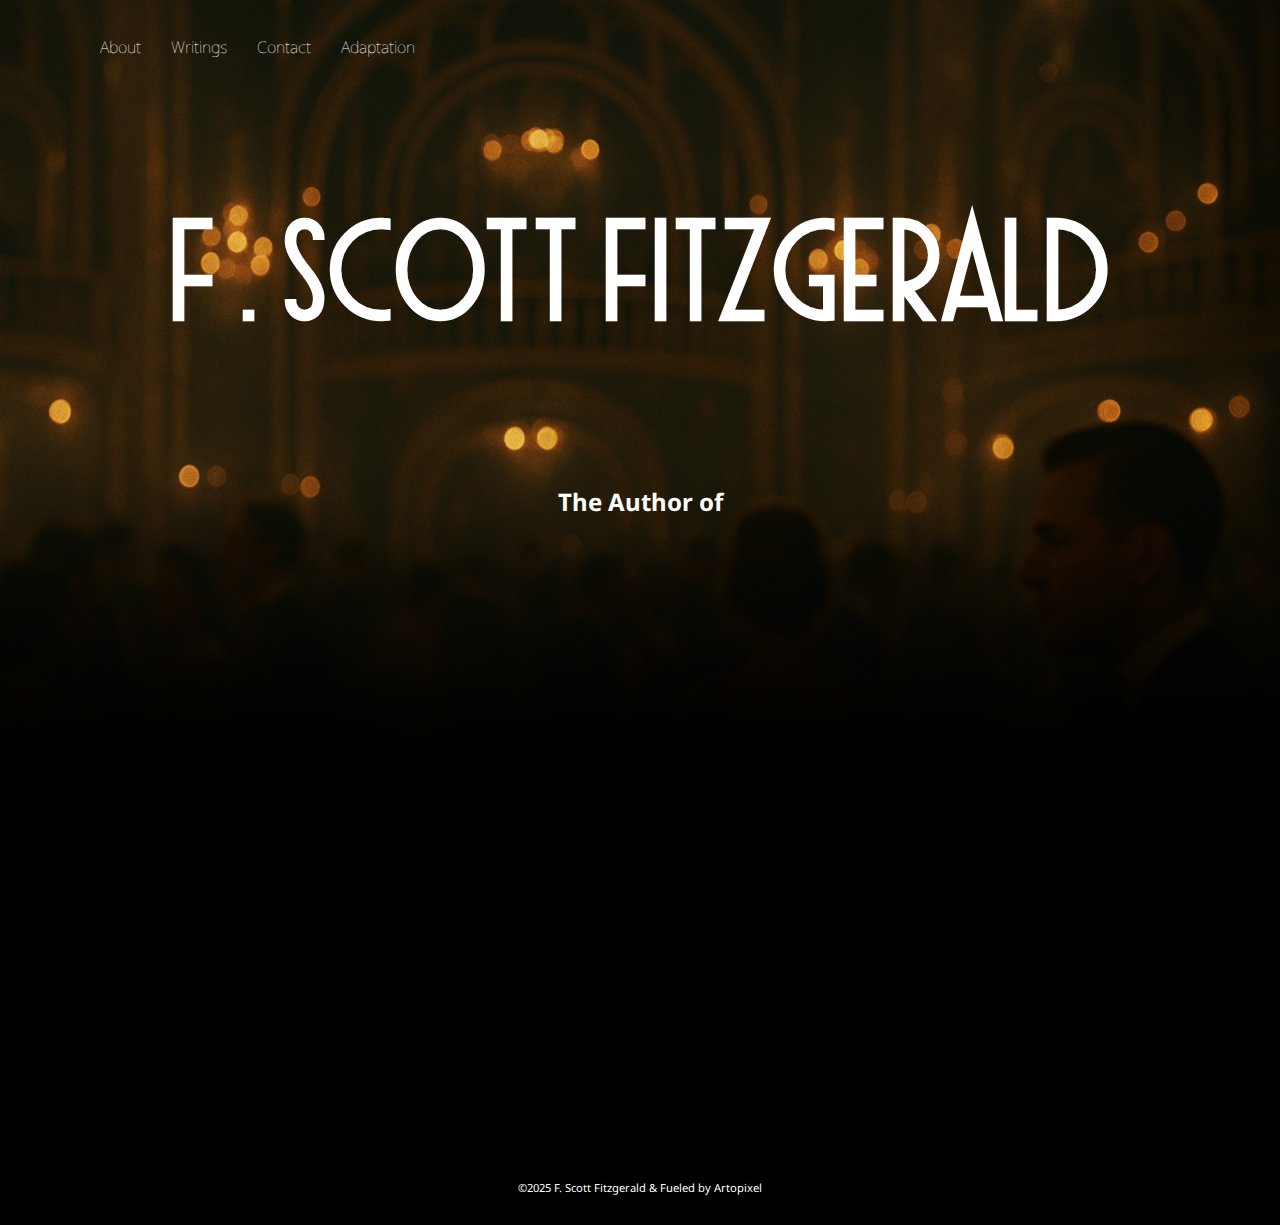
<file: html/index.html>
<!DOCTYPE html>
<html>
<head>
    <title>Welcome</title>
    <link rel="stylesheet" href="css/style.css">
</head>
<body>

    <audio src ="./media/bgm.m4a" autoplay loop> </audio>

    <div class="header">
     <p><a href="About.html">About</a></p>
     <p><a href="Works.html">Writings</a></p>
     <p><a href="Contact.html">Contact</a></p>
     <p><a href="Film.html">Adaptation</a></p>
    </div>
           <h1><span>F</span>
            <span>.</span>
            <span>Scott</span>
            <span>Fitzgerald</span>
            </h1>
   
<div class="books">
         <h4>The Author of</h4>
  <div class="book-list">
    <p> The Great Gatsby</p>
    <p>This Side of Paradise</p>
    <p>Tender Is the Night</p>
    <p>The Beautiful and Damned</p>
    <p>...</p>
  </div>
</div>

<footer>
        &copy;2025 F. Scott Fitzgerald & Fueled by Artopixel
    </footer>

</body>
</html>
</file>
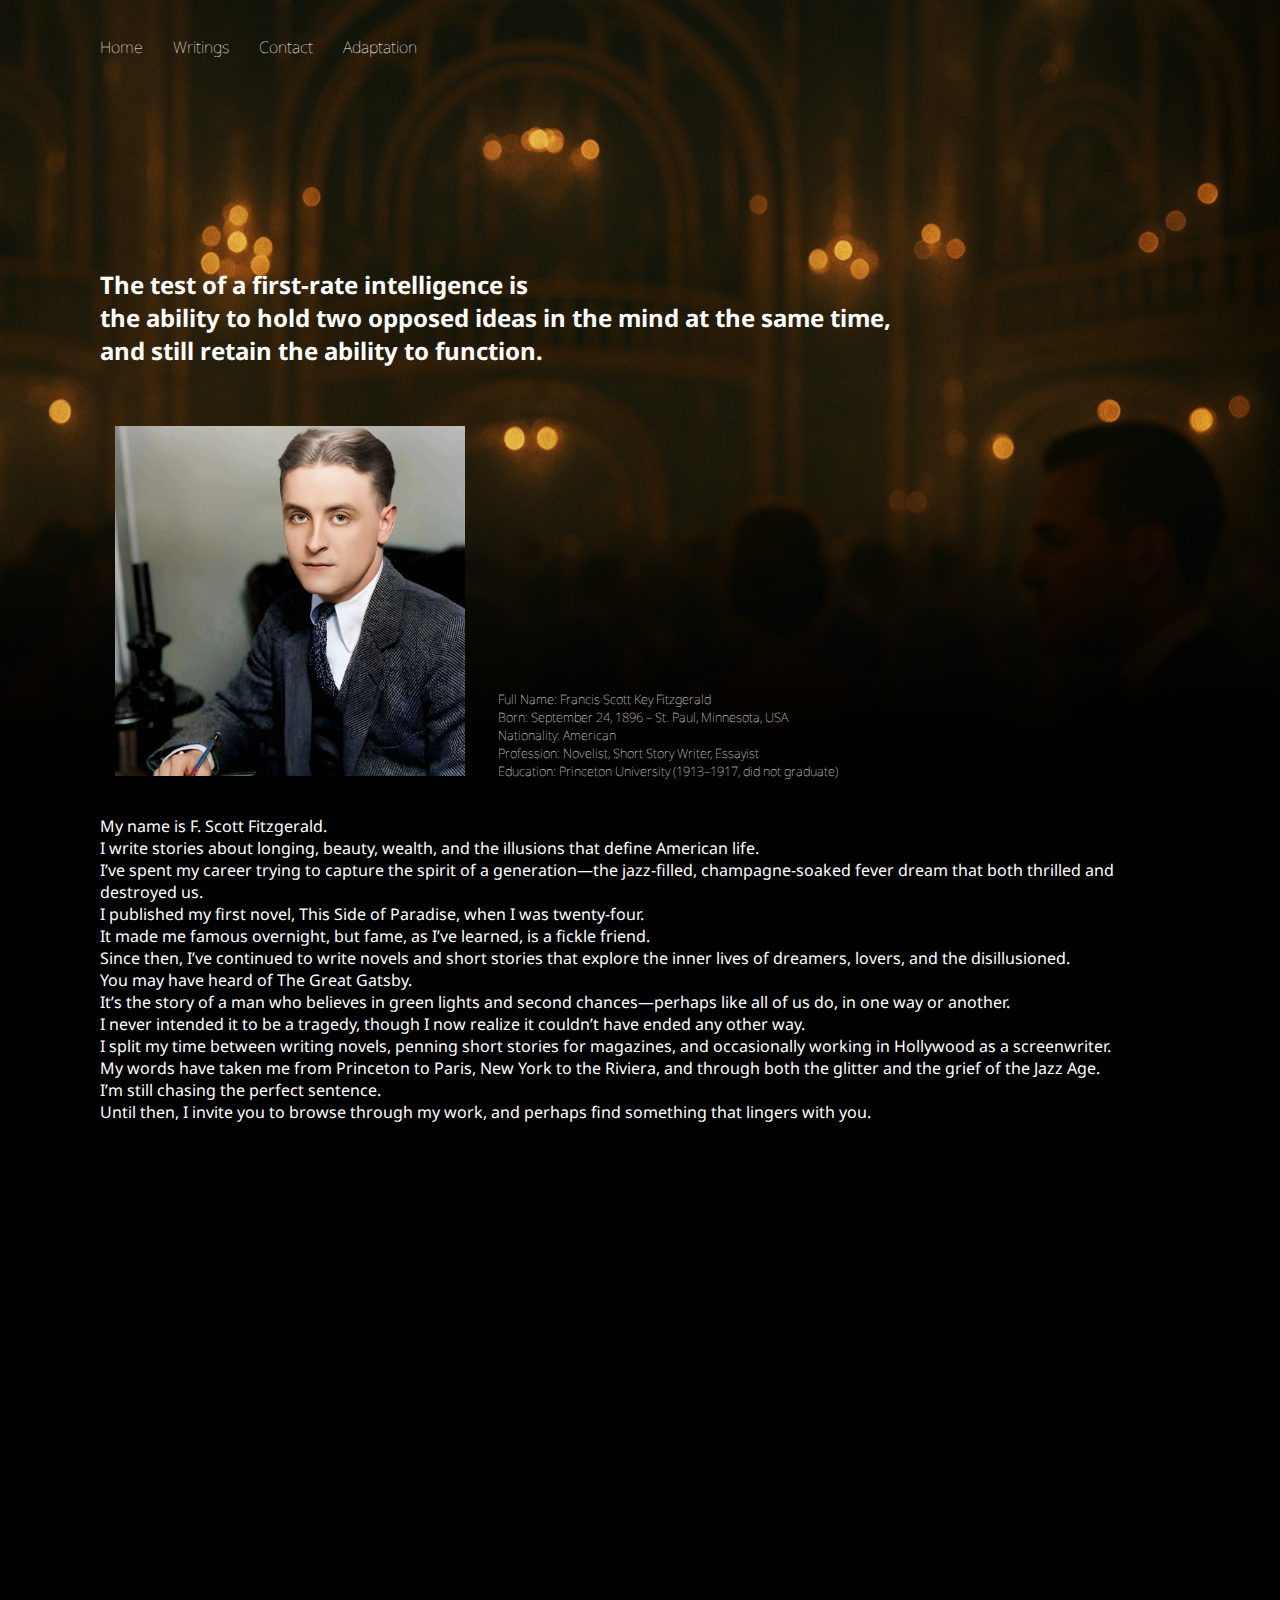
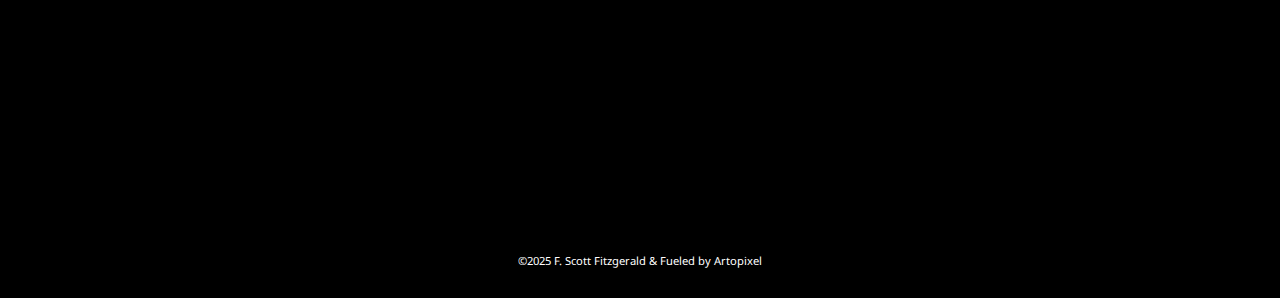
<file: About.html>
<!DOCTYPE html>
<html>
<head>
    <title>About</title>
    <link rel="stylesheet" href="html/css/style.css">
</head>
<body>
    <div class="header">
     <p><a href="index.html">Home</a></p>
     <p><a href="Works.html">Writings</a></p>
     <p><a href="Contact.html">Contact</a></p>
     <p><a href="Film.html">Adaptation</a></p>
    </div>

<div class="CV">
<div class="phrase">
            <H3>The test of a first-rate intelligence is <br>
                the ability to hold two opposed ideas in the mind at the same time, <br>
                and still retain the ability to function. </H3>
            </div>
            <br>
            <div class="cvimage">
                <p><img src="html/media/cvimage.png" width="350px"></p>
                <p>Full Name: Francis Scott Key Fitzgerald
                    <br>
Born: September 24, 1896 – St. Paul, Minnesota, USA
<br>
Nationality: American
<br>
Profession: Novelist, Short Story Writer, Essayist
<br>
Education: Princeton University (1913–1917, did not graduate)</p>
            </div>
<br>

My name is F. Scott Fitzgerald.<br>
I write stories about longing, beauty, wealth, and the illusions that define American life. 
<br>I’ve spent my career trying to capture the spirit of a generation—the jazz-filled, champagne-soaked fever dream that both thrilled and destroyed us.
<br>
I published my first novel, This Side of Paradise, when I was twenty-four.<br>
It made me famous overnight, but fame, as I’ve learned, is a fickle friend. <br>
Since then, I’ve continued to write novels and short stories that explore the inner lives of dreamers, lovers, and the disillusioned.
<br>
You may have heard of The Great Gatsby. <br>
It’s the story of a man who believes in green lights and second chances—perhaps like all of us do, in one way or another. <br>
I never intended it to be a tragedy, though I now realize it couldn’t have ended any other way.
<br>
I split my time between writing novels, penning short stories for magazines, and occasionally working in Hollywood as a screenwriter. <br>
My words have taken me from Princeton to Paris, New York to the Riviera, and through both the glitter and the grief of the Jazz Age.
<br>
I’m still chasing the perfect sentence. 
<br>Until then, I invite you to browse through my work, and perhaps find something that lingers with you.
</div>

<footer>
        &copy;2025 F. Scott Fitzgerald & Fueled by Artopixel
    </footer>
</body>
</html>
</file>
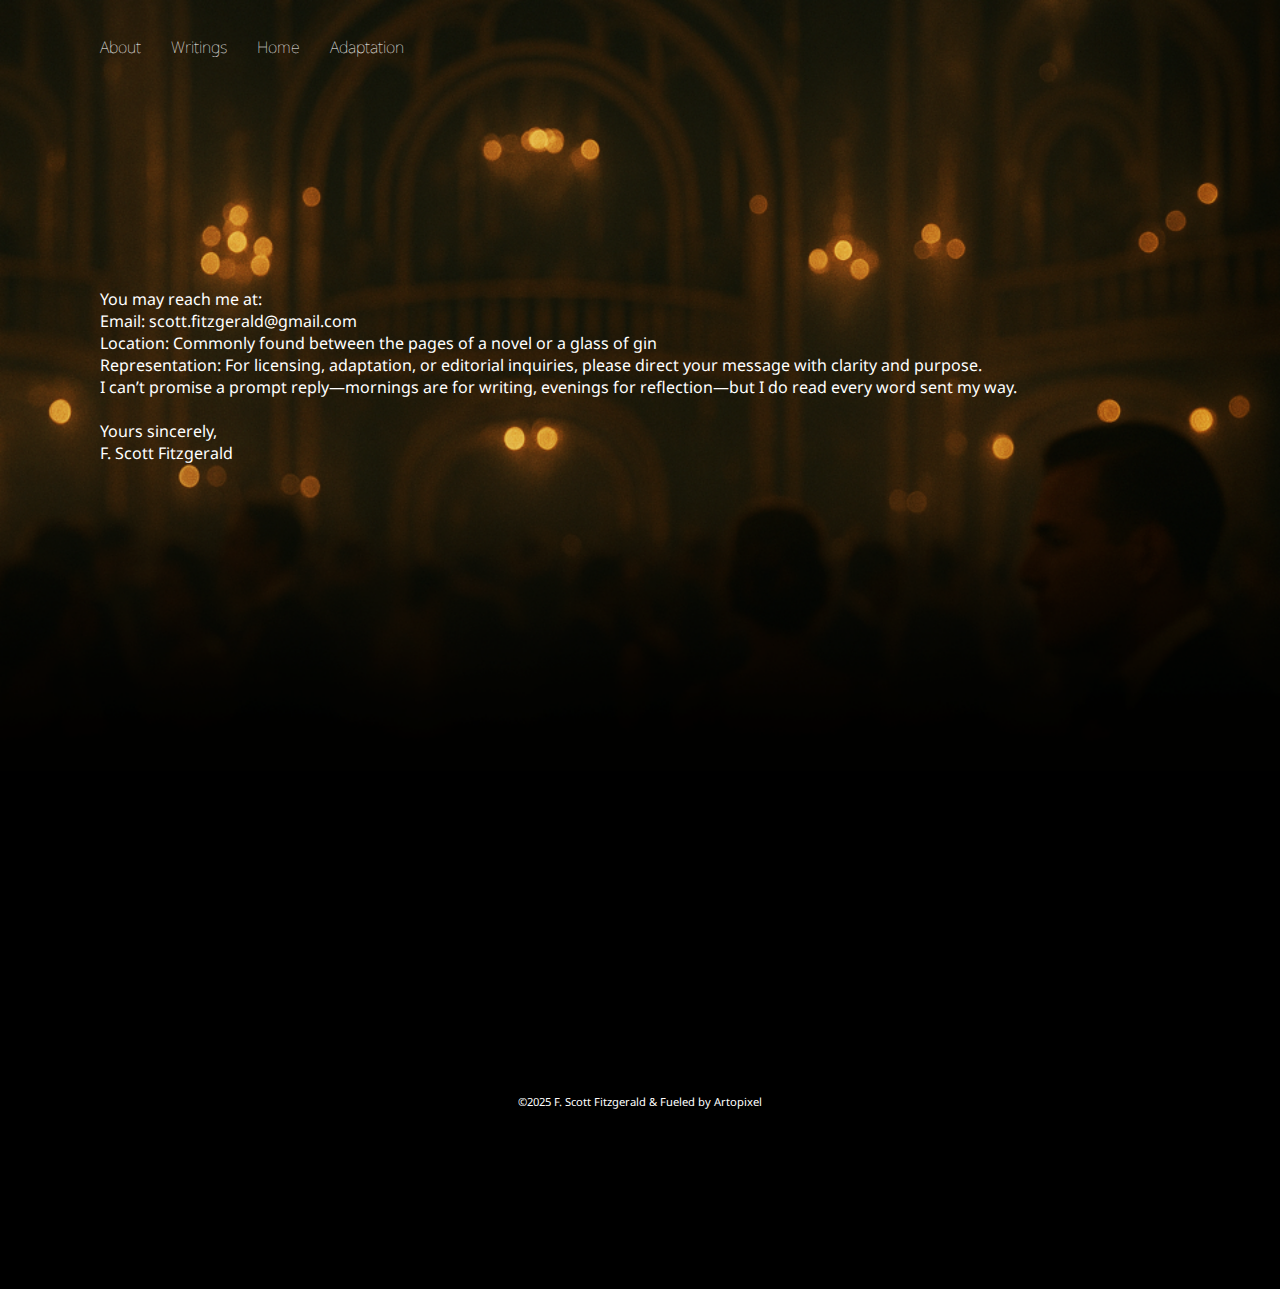
<file: Contact.html>
<!DOCTYPE html>
<html>
<head>
    <title>Contact</title>
    <link rel="stylesheet" href="html/css/style.css">
</head>
<body>
    <div class="header">
     <p><a href="About.html">About</a></p>
     <p><a href="Works.html">Writings</a></p>
     <p><a href="index.html">Home</a></p>
     <p><a href="Film.html">Adaptation</a></p>
    </div>

<div class="CV">
<div class="phrase">
            
<br>
<br>
You may reach me at:
<br>

Email: scott.fitzgerald@gmail.com
<br>
Location: Commonly found between the pages of a novel or a glass of gin
<br>
Representation: For licensing, adaptation, or editorial inquiries, please direct your message with clarity and purpose.
<br>
I can’t promise a prompt reply—mornings are for writing, evenings for reflection—but I do read every word sent my way.
<br>
<br>

Yours sincerely,<br>
F. Scott Fitzgerald
            </div>
<footer>
        &copy;2025 F. Scott Fitzgerald & Fueled by Artopixel
    </footer>
</body>
</html>
</file>
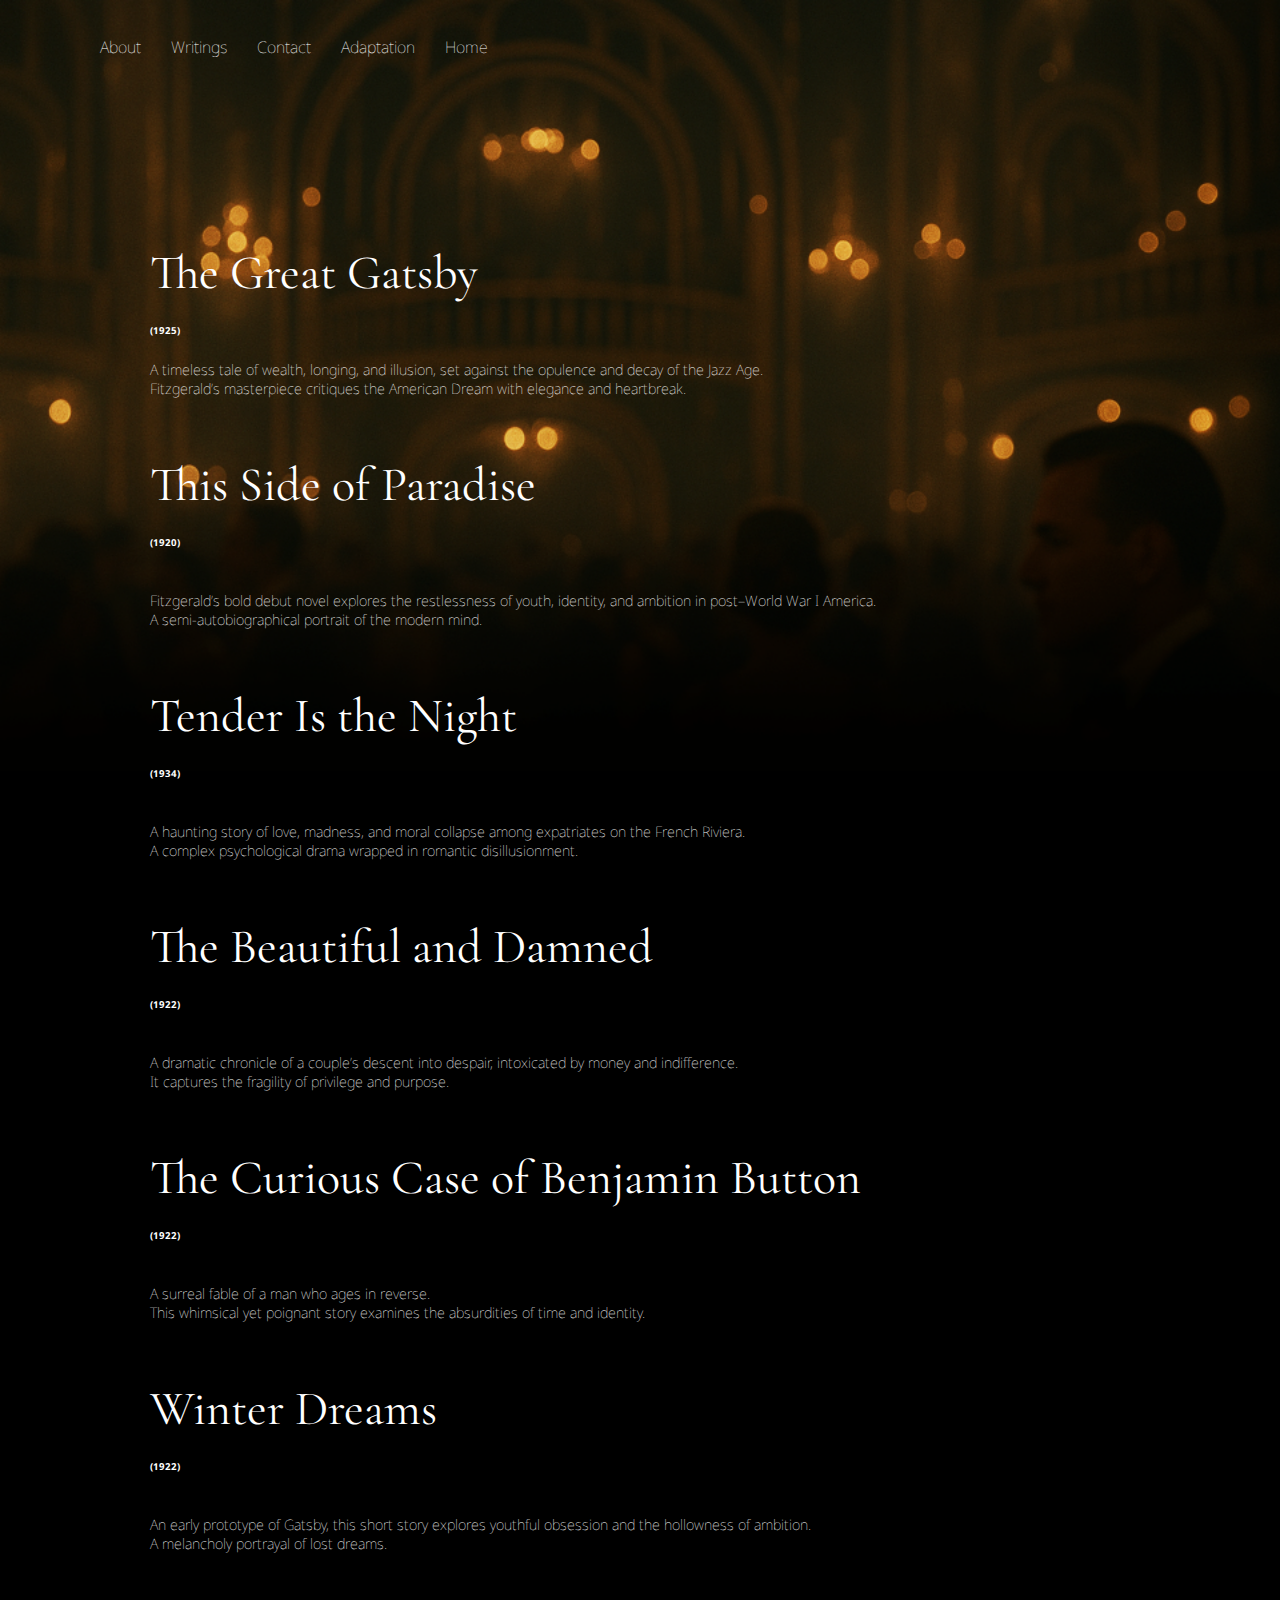
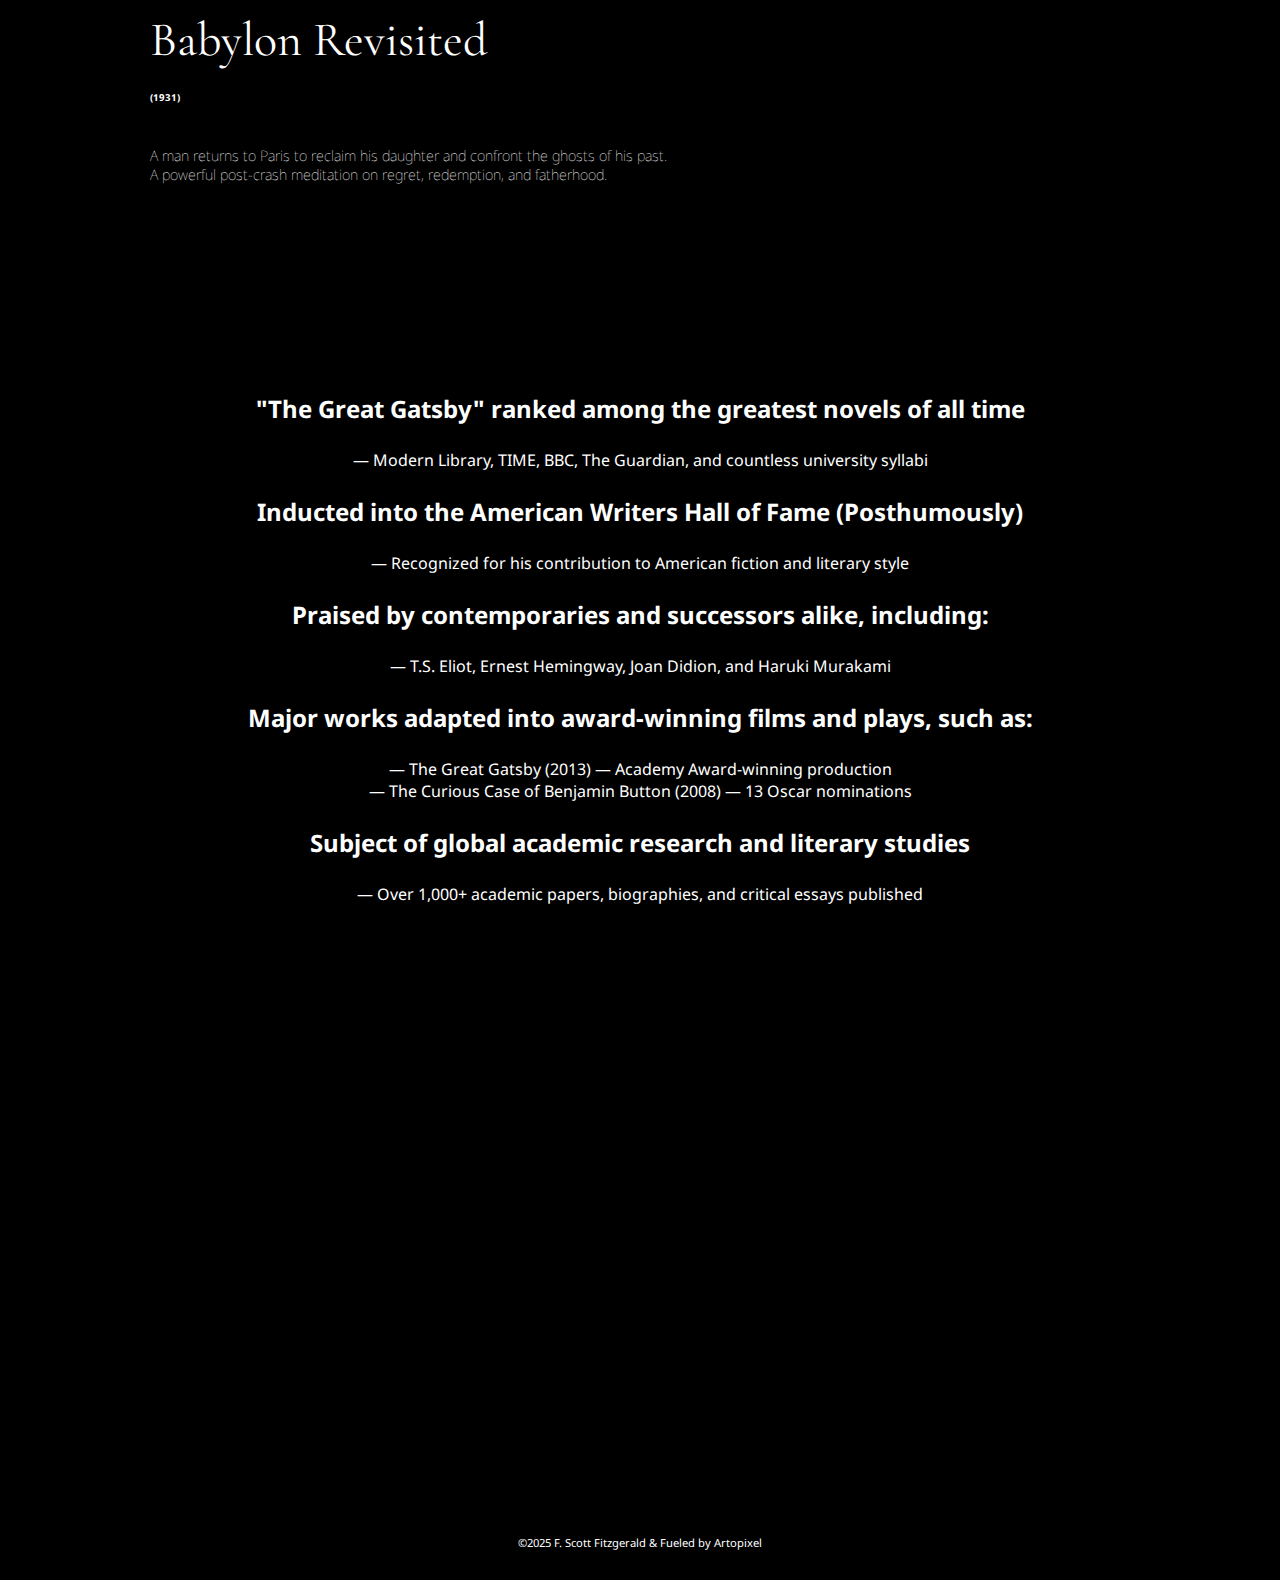
<file: Works.html>
<!DOCTYPE html>
<html>
<head>
    <title>Works</title>
    <link rel="stylesheet" href="html/css/style.css">
</head>
<body>
    <div class="header">
     <p><a href="About.html">About</a></p>
     <p><a href="Works.html">Writings</a></p>
     <p><a href="Contact.html">Contact</a></p>
     <p><a href="Film.html">Adaptation</a></p>
        <p><a href="index.html">Home</a></p>
    </div>

<div class="works">

<div class="works3" id="1">
<span>The Great Gatsby</span> <div class="workexp"><H6>(1925)</H6>

A timeless tale of wealth, longing, and illusion, set against the opulence and decay of the Jazz Age. 
<br>
Fitzgerald’s masterpiece critiques the American Dream with elegance and heartbreak.
</div>
<br>
</div>

<div class="works3" id="2">
<span><a name="2">This Side of Paradise</a></span> <div class="workexp"><H6>(1920)</H6>
    <br>
Fitzgerald’s bold debut novel explores the restlessness of youth, identity, and ambition in post–World War I America. 
<br>
A semi-autobiographical portrait of the modern mind.
</div>
<br>
</div>

<div class="works3" id="3">
<span>Tender Is the Night</span> <div class="workexp"><H6>(1934)</H6>
    <br>
A haunting story of love, madness, and moral collapse among expatriates on the French Riviera. 
<br>
A complex psychological drama wrapped in romantic disillusionment.
</div>
<br>
</div>

<div class="works3" id="4">
<span>The Beautiful and Damned</span> <div class="workexp"><H6>(1922)</H6>
    <br>
A dramatic chronicle of a couple’s descent into despair, intoxicated by money and indifference. 
<br>
It captures the fragility of privilege and purpose.
</div>
<br>
</div>

<div class="works3" id="5">
<span>The Curious Case of Benjamin Button</span> <div class="workexp"><H6>(1922)</H6>
    <br>
A surreal fable of a man who ages in reverse. 
<br>
This whimsical yet poignant story examines the absurdities of time and identity.
</div>
<br>
</div>

<div class="works3" id="6">
<span>Winter Dreams</span> <div class="workexp"><H6>(1922)</H6>
    <br>
An early prototype of Gatsby, this short story explores youthful obsession and the hollowness of ambition. 
<br>
A melancholy portrayal of lost dreams.
</div>
<br>
</div>

<div class="works3" id="7">
<span>Babylon Revisited</span> <div class="workexp"><H6>(1931)</H6>
    <br>
A man returns to Paris to reclaim his daughter and confront the ghosts of his past. 
<br>
A powerful post-crash meditation on regret, redemption, and fatherhood.
</div>
<br>
</div>
</div>

<div class="tribute">
<H3>"The Great Gatsby" ranked among the greatest novels of all time</H3>
— Modern Library, TIME, BBC, The Guardian, and countless university syllabi<br>
</div>
<div class="tribute">
<H3>Inducted into the American Writers Hall of Fame (Posthumously)</H3>
— Recognized for his contribution to American fiction and literary style<br>
</div>
<div class="tribute">
<H3>Praised by contemporaries and successors alike, including:</H3>
— T.S. Eliot, Ernest Hemingway, Joan Didion, and Haruki Murakami<br>
</div>
<div class="tribute">
<H3>Major works adapted into award-winning films and plays, such as:</H3>
— The Great Gatsby (2013) — Academy Award-winning production<br>
— The Curious Case of Benjamin Button (2008) — 13 Oscar nominations<br>
</div>
<div class="tribute">
<H3>Subject of global academic research and literary studies</H3>
— Over 1,000+ academic papers, biographies, and critical essays published<br>


</div>




<footer>
        &copy;2025 F. Scott Fitzgerald & Fueled by Artopixel
    </footer>

</body>
</html>
</file>
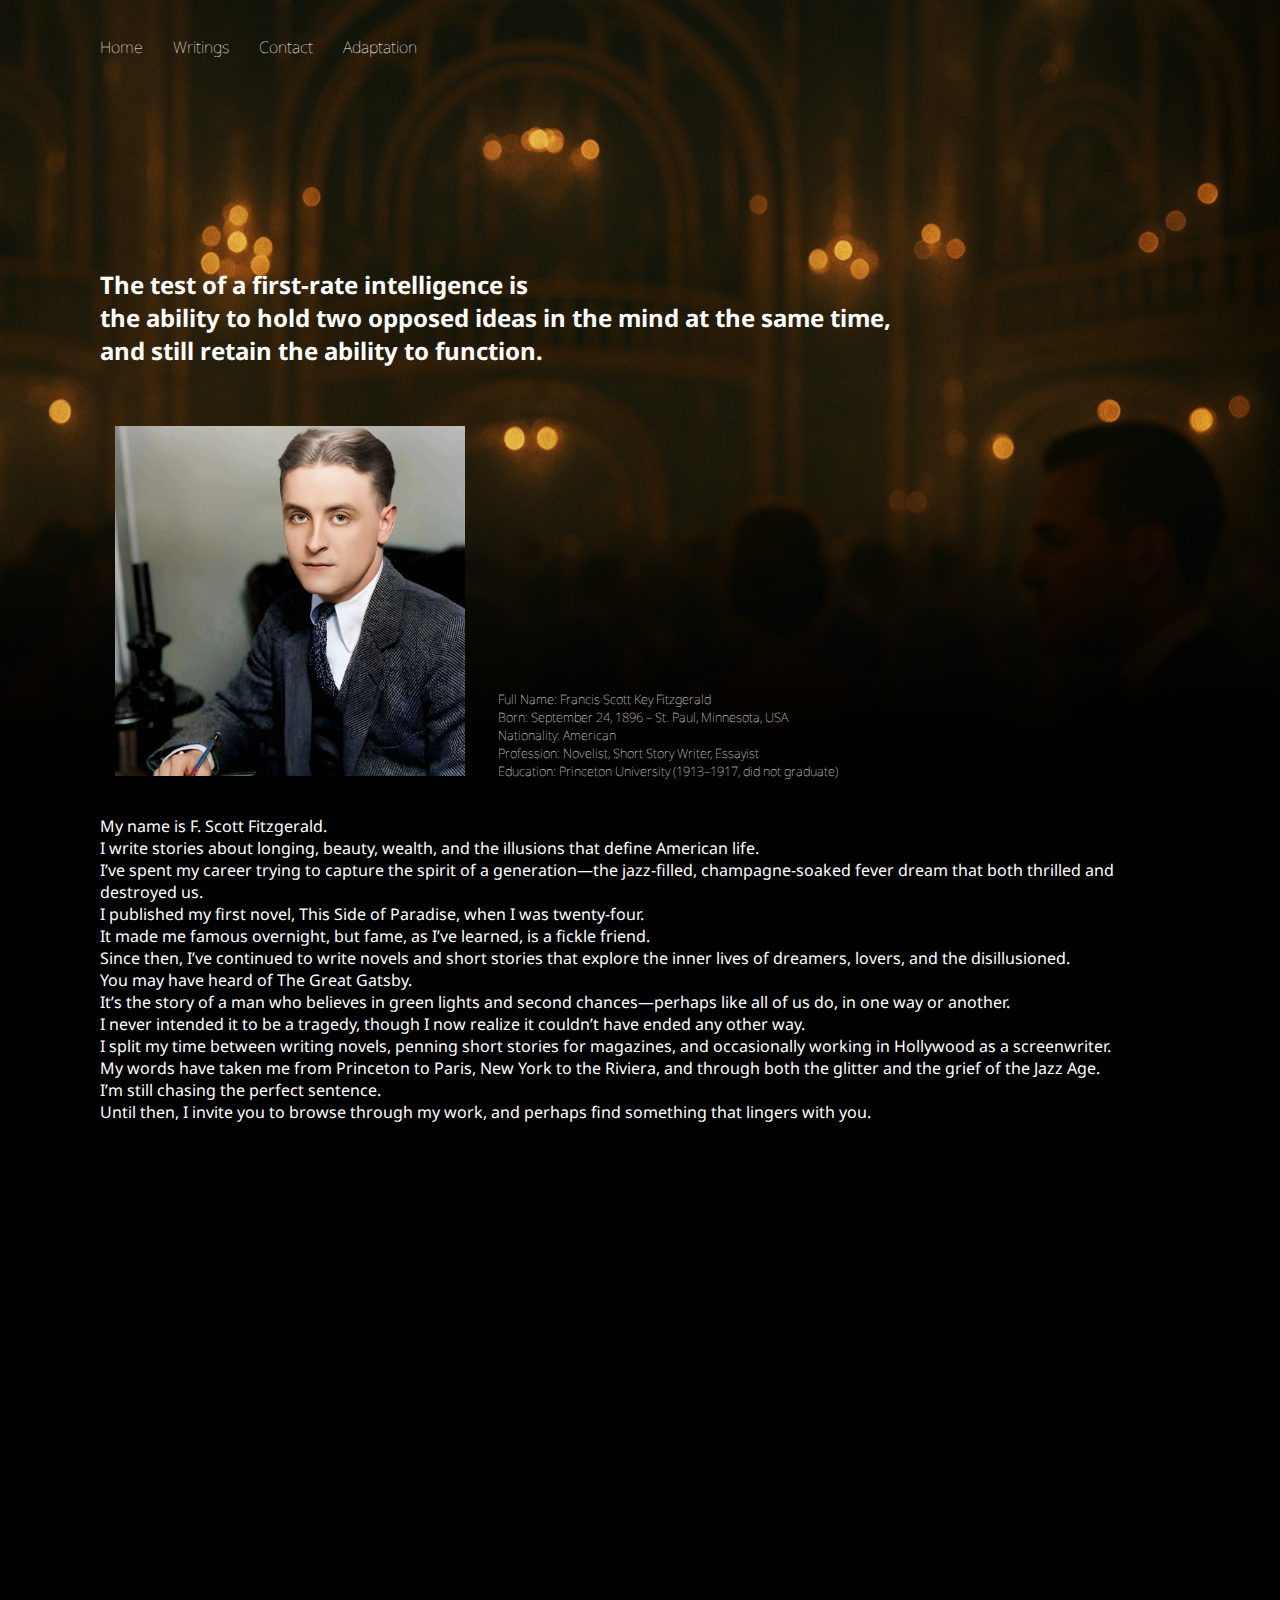
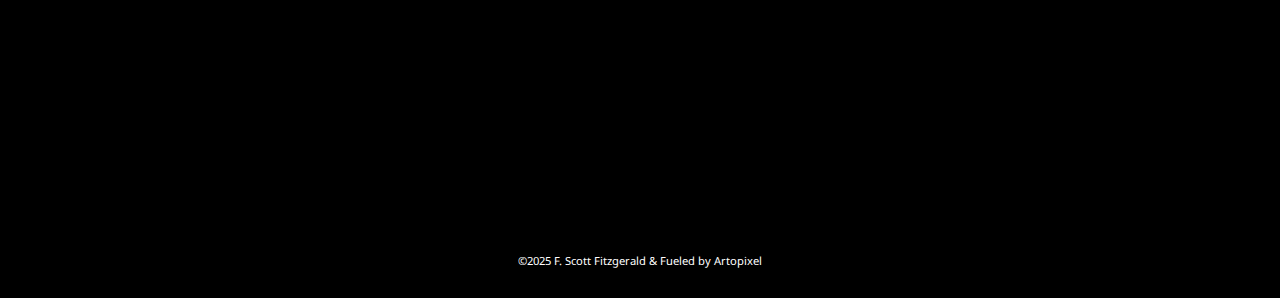
<file: html/About.html>
<!DOCTYPE html>
<html>
<head>
    <title>About</title>
    <link rel="stylesheet" href="css/style.css">
</head>
<body>
    <div class="header">
     <p><a href="index.html">Home</a></p>
     <p><a href="Works.html">Writings</a></p>
     <p><a href="Contact.html">Contact</a></p>
     <p><a href="Film.html">Adaptation</a></p>
    </div>

<div class="CV">
<div class="phrase">
            <H3>The test of a first-rate intelligence is <br>
                the ability to hold two opposed ideas in the mind at the same time, <br>
                and still retain the ability to function. </H3>
            </div>
            <br>
            <div class="cvimage">
                <p><img src="media/cvimage.png" width="350px"></p>
                <p>Full Name: Francis Scott Key Fitzgerald
                    <br>
Born: September 24, 1896 – St. Paul, Minnesota, USA
<br>
Nationality: American
<br>
Profession: Novelist, Short Story Writer, Essayist
<br>
Education: Princeton University (1913–1917, did not graduate)</p>
            </div>
<br>

My name is F. Scott Fitzgerald.<br>
I write stories about longing, beauty, wealth, and the illusions that define American life. 
<br>I’ve spent my career trying to capture the spirit of a generation—the jazz-filled, champagne-soaked fever dream that both thrilled and destroyed us.
<br>
I published my first novel, This Side of Paradise, when I was twenty-four.<br>
It made me famous overnight, but fame, as I’ve learned, is a fickle friend. <br>
Since then, I’ve continued to write novels and short stories that explore the inner lives of dreamers, lovers, and the disillusioned.
<br>
You may have heard of The Great Gatsby. <br>
It’s the story of a man who believes in green lights and second chances—perhaps like all of us do, in one way or another. <br>
I never intended it to be a tragedy, though I now realize it couldn’t have ended any other way.
<br>
I split my time between writing novels, penning short stories for magazines, and occasionally working in Hollywood as a screenwriter. <br>
My words have taken me from Princeton to Paris, New York to the Riviera, and through both the glitter and the grief of the Jazz Age.
<br>
I’m still chasing the perfect sentence. 
<br>Until then, I invite you to browse through my work, and perhaps find something that lingers with you.
</div>

<footer>
        &copy;2025 F. Scott Fitzgerald & Fueled by Artopixel
    </footer>
</body>
</html>
</file>
<file: html/css/style.css>
@font-face {
    font-family: 'crescendo';
    src: url('../fonts/crescendo.ttf') format('truetype');
    font-weight: normal;
    font-style: normal;
}

@font-face {
    font-family: 'notosans';
    src: url('../fonts/notosans.ttf') format('truetype');
    font-weight: lighter;
    font-style: normal;
}

@font-face {
    font-family: 'summerfav';
    src: url('../fonts/summerfav.ttf') format('truetype');
    font-weight: normal;
    font-style: normal;
}

@font-face {
    font-family: 'lora';
    src: url('../fonts/lora.ttf') format('truetype');
    font-weight: normal;
    font-style: normal;
}

@font-face {
    font-family: 'cormorantgaramond';
    src: url('../fonts/cormorantgaramond.ttf') format('truetype');
    font-weight: normal;
    font-style: normal;
}

@font-face {
    font-family: 'abrilfatface';
    src: url('../fonts/abrilfatface.ttf') format('truetype');
    font-weight: normal;
    font-style: normal;
}

@font-face {
    font-family: 'petitformalscript';
    src: url('../fonts/petitformalscript.ttf') format('truetype');
    font-weight: normal;
    font-style: normal;
}

@font-face {
    font-family: 'quicksand';
    src: url('../fonts/quicksand.ttf') format('truetype');
    font-weight: normal;
    font-style: normal;
}

@font-face {
    font-family: 'kumarone';
    src: url('../fonts/kumarone.ttf') format('truetype');
    font-weight: normal;
    font-style: normal;
}




a {
  text-decoration-line: none;
  color: white;
}




body {
    font-family: "notosans";
    margin: 0px;
    padding: 0px;
    background-color: black;
    color: white;
    text-align: center;
    background-image: url("../media/bg1.png");
    background-size: contain;
    background-repeat: no-repeat;

}

body::-webkit-scrollbar {
    display: none;
}

.header {
    display: flex;
    flex-direction: row;      /* 수평 정렬 명확하게 지정 */
    align-items: center;      /* 수직 가운데 정렬 */
    justify-content: flex-start; /* 수평 왼쪽 정렬 (또는 space-between) */
    gap: 30px;                /* 요소 사이 간격 추가 (선택) */
    padding: 20px 100px;
}



.CV{
  font-size: 1rem;
  padding: 100px 50px;
  margin: 50px;
  text-align: left;
}


footer {
    background-color: transparent;
    color: white;
    padding: 30px 30px;
    text-align: center;
    margin-top: 600px;
    font-size: 0.7rem;
}

span {
    transition: font-size 0.5s;
}
span:hover {
    font-size: 105%;
}

.books {
    display: inline-block;
    position: relative;
    cursor: pointer;
    font-size: 150%;
}

.book-list {
    display: none;
    position: absolute;
    left: 50%;
    transform: translateX(-50%);
    top: 100%;
    background: transparent;
    color: white;
    padding: 0px 0px;
    white-space: nowrap;
}

.books:hover .book-list {
    display: block;
}

.book-list p {
    opacity: 0;
    transform: translateY(20px);
    margin: 0;
    transition: none;
    padding-top: 10px;
}

.books:hover .book-list p:nth-child(1) {
    animation: fadeInUp 0.5s 0.1s forwards;
}
.books:hover .book-list p:nth-child(2) {
    animation: fadeInUp 0.5s 0.4s forwards;
}
.books:hover .book-list p:nth-child(3) {
    animation: fadeInUp 0.5s 0.7s forwards;
}
.books:hover .book-list p:nth-child(4) {
    animation: fadeInUp 0.5s 1.1s forwards;
}
.books:hover .book-list p:nth-child(5) {
    animation: fadeInUp 0.5s 1.5s forwards;
}

@keyframes fadeInUp {
    to {
        opacity: 1;
        transform: translateY(0);
    }
}

.works{
    text-align: left;
    margin: 100px;
    padding: 50px;
    font-weight: 100;
}

.works1{
     display: block;
    position: relative;
    cursor: pointer;
    font-family: 'summerfav';
    font-size: 300%;
}
.works2{
     display: block;
    position: relative;
    cursor: pointer;
    font-family: 'lora';
    font-size: 270%;
}

.works3{
     display: block;
    position: relative;
    cursor: pointer;
    font-family: 'cormorantgaramond';
    font-size: 300%;
}

.works4{
     display: block;
    position: relative;
    cursor: pointer;
    font-family: abrilfatface;
    font-size: 250%;
}

.works5{
     display: block;
    position: relative;
    cursor: pointer;
    font-family: 'quicksand';
    font-size: 270%;
}

.works6{
     display: block;
    position: relative;
    cursor: pointer;
    font-family: 'petitformalscript';
    font-size: 320%;
}
.works7{
     display: block;
    position: relative;
    cursor: pointer;
    font-family: 'kumarone';
    font-size: 270%;
}

.workexp{
    font-family: notosans;
    font-size: 0.9rem;
       font-weight: 100;
}

.cvimage{
    font-size: 0.8rem;
}

.cvimage p{
    display: inline-block;
    text-align:left ;
    padding: 0px 15px;
}

h1 {
    font-family: 'crescendo';
    font-size: 900%;
}

h3 {
    font-size: 150%;
}
p {
    font-weight: lighter;
}



p {
    font-weight: lighter;
}
</file>
